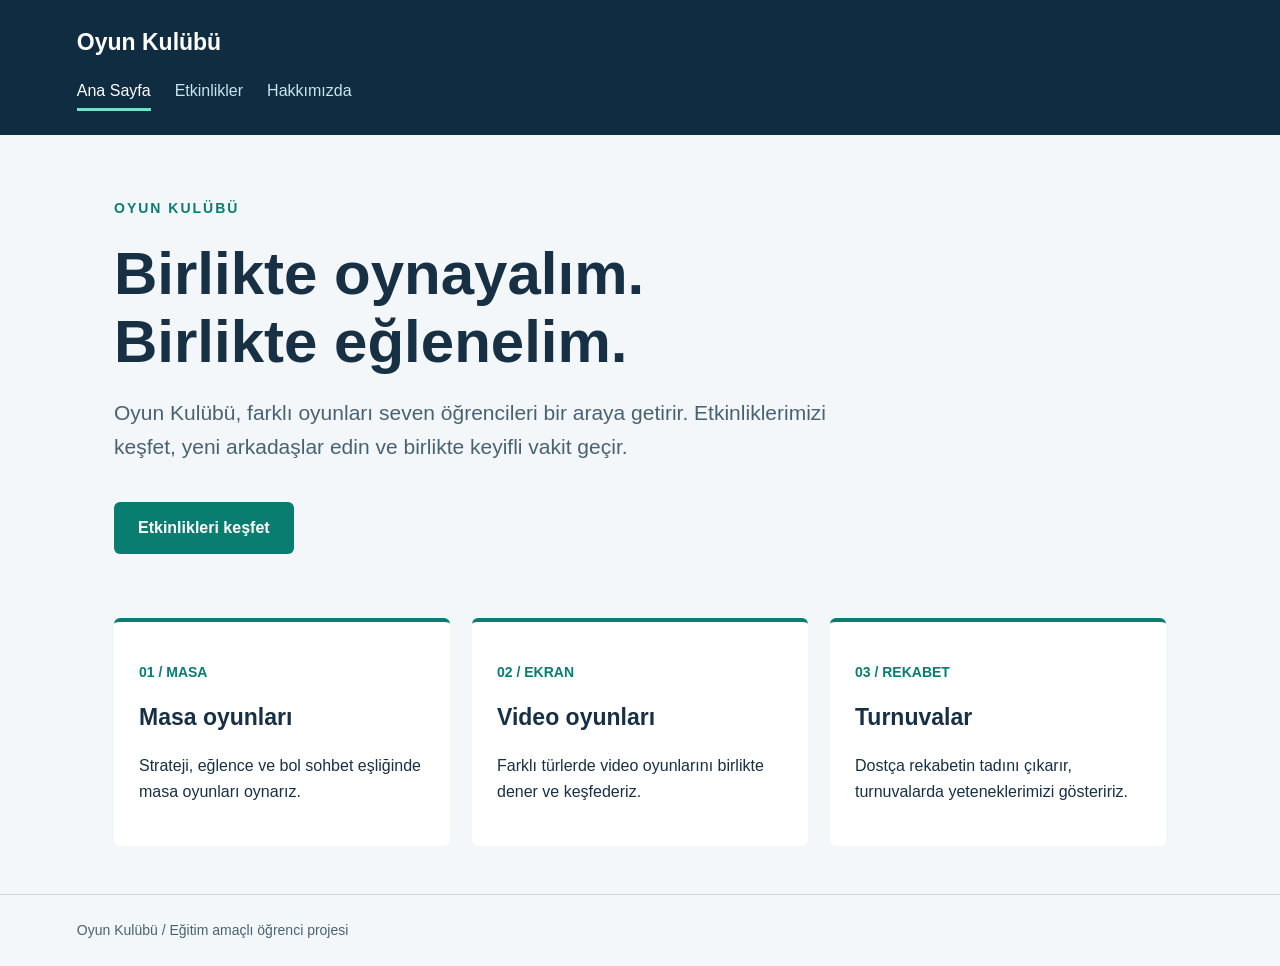
<file: index.html>
<!doctype html>
<html lang="tr">
<head>
  <meta charset="UTF-8">
  <meta name="viewport" content="width=device-width, initial-scale=1.0">
  <title>Oyun Kulübü</title>
  <link rel="stylesheet" href="style.css">
</head>
<body>
<header><div class="brand">Oyun Kulübü</div><nav aria-label="Ana menü"><a href="index.html" aria-current="page">Ana Sayfa</a>
<a href="etkinlikler.html">Etkinlikler</a>
<a href="hakkimizda.html">Hakkımızda</a></nav></header>
<main><p class="eyebrow">OYUN KULÜBÜ</p>
<h1>Birlikte oynayalım.<br>Birlikte eğlenelim.</h1>
<p class="intro">Oyun Kulübü, farklı oyunları seven öğrencileri bir araya getirir. Etkinliklerimizi keşfet, yeni arkadaşlar edin ve birlikte keyifli vakit geçir.</p>
<a class="button" href="etkinlikler.html">Etkinlikleri keşfet</a>
<section class="grid" aria-label="Kulüp çalışma alanları">
<article><p class="meta">01 / MASA</p><h2>Masa oyunları</h2><p>Strateji, eğlence ve bol sohbet eşliğinde masa oyunları oynarız.</p></article>
<article><p class="meta">02 / EKRAN</p><h2>Video oyunları</h2><p>Farklı türlerde video oyunlarını birlikte dener ve keşfederiz.</p></article>
<article><p class="meta">03 / REKABET</p><h2>Turnuvalar</h2><p>Dostça rekabetin tadını çıkarır, turnuvalarda yeteneklerimizi gösteririz.</p></article>
</section></main>
<footer>Oyun Kulübü / Eğitim amaçlı öğrenci projesi</footer>
</body>
</html>
</file>
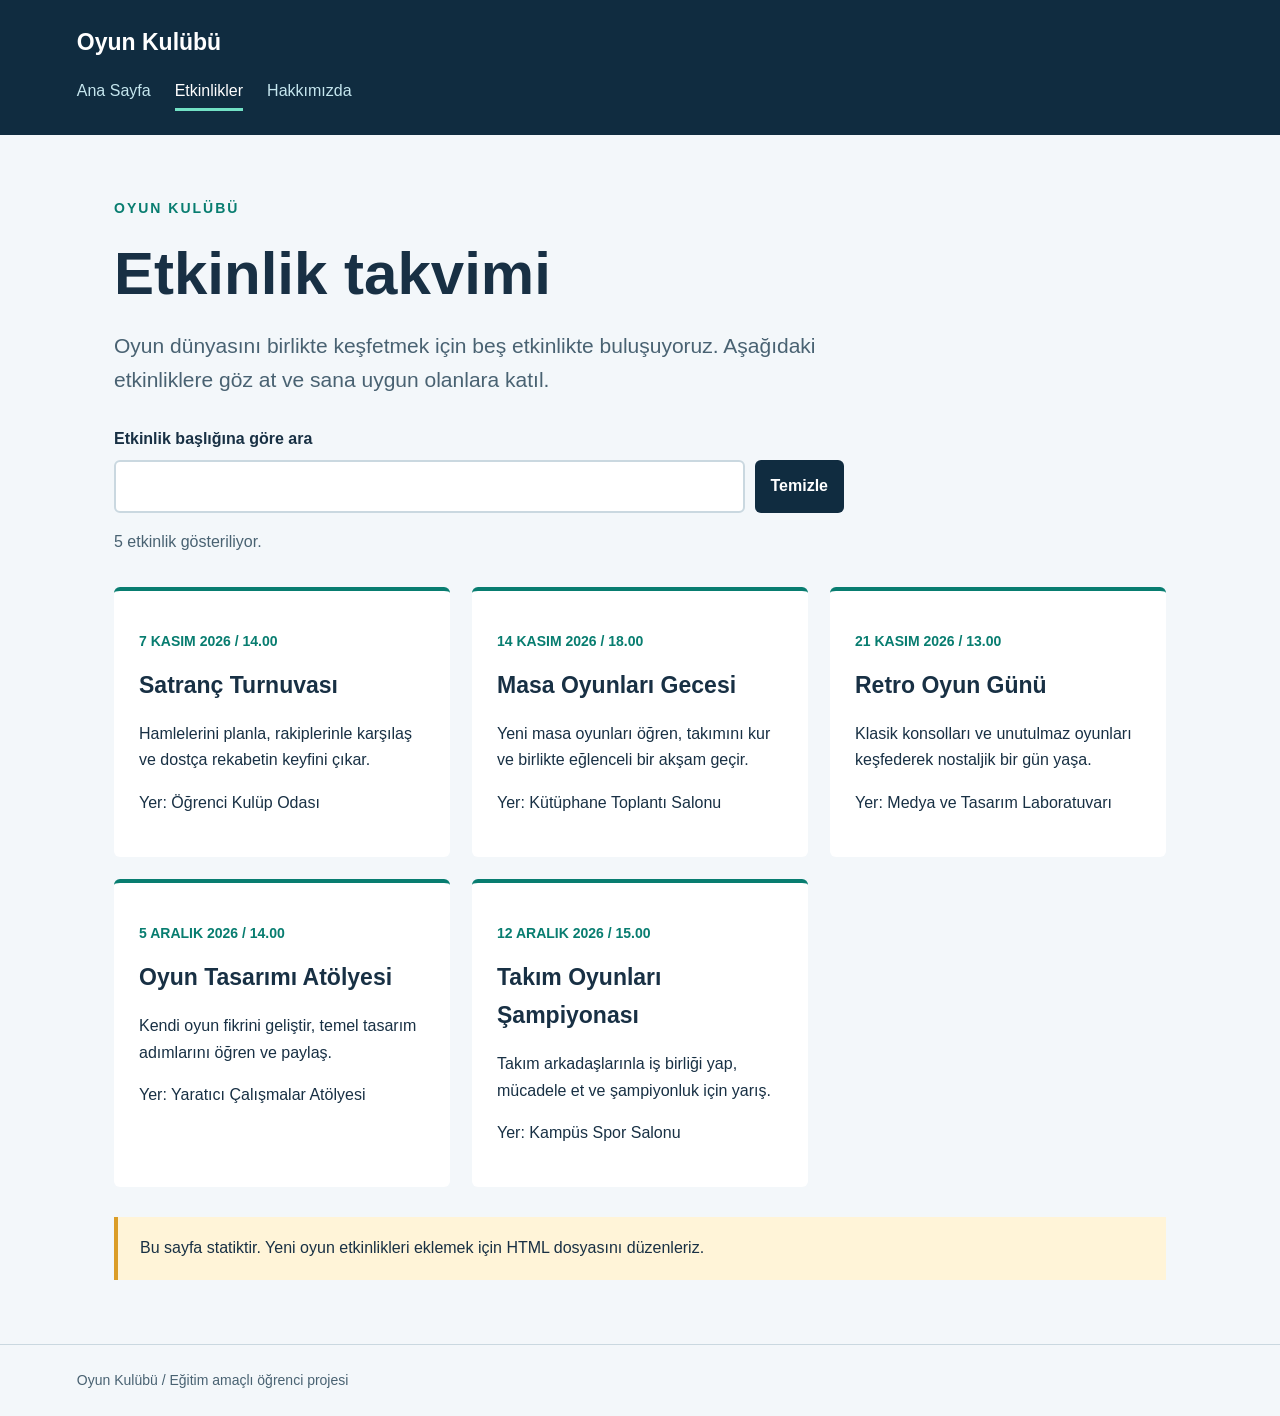
<file: etkinlikler.html>
<!doctype html>
<html lang="tr">
<head>
  <meta charset="UTF-8">
  <meta name="viewport" content="width=device-width, initial-scale=1.0">
  <title>Oyun Kulübü</title>
  <link rel="stylesheet" href="style.css">
  <script src="script.js" defer></script>
</head>
<body>
<header><div class="brand">Oyun Kulübü</div><nav aria-label="Ana menü"><a href="index.html">Ana Sayfa</a>
<a href="etkinlikler.html" aria-current="page">Etkinlikler</a>
<a href="hakkimizda.html">Hakkımızda</a></nav></header>
<main><p class="eyebrow">OYUN KULÜBÜ</p><h1>Etkinlik takvimi</h1>
<p class="intro">Oyun dünyasını birlikte keşfetmek için beş etkinlikte buluşuyoruz. Aşağıdaki etkinliklere göz at ve sana uygun olanlara katıl.</p>
<div class="search-controls">
<label for="event-search">Etkinlik başlığına göre ara</label>
<div class="search-actions"><input id="event-search" type="search" autocomplete="off"><button id="clear-search" type="button">Temizle</button></div>
</div>
<p id="result-count" role="status" aria-live="polite"></p>
<p id="empty-message" hidden>Aramanıza uygun etkinlik bulunamadı.</p>
<section class="grid" aria-label="Örnek etkinlikler">
<article><p class="meta">7 KASIM 2026 / 14.00</p><h2>Satranç Turnuvası</h2><p>Hamlelerini planla, rakiplerinle karşılaş ve dostça rekabetin keyfini çıkar.</p><p>Yer: Öğrenci Kulüp Odası</p></article>
<article><p class="meta">14 KASIM 2026 / 18.00</p><h2>Masa Oyunları Gecesi</h2><p>Yeni masa oyunları öğren, takımını kur ve birlikte eğlenceli bir akşam geçir.</p><p>Yer: Kütüphane Toplantı Salonu</p></article>
<article><p class="meta">21 KASIM 2026 / 13.00</p><h2>Retro Oyun Günü</h2><p>Klasik konsolları ve unutulmaz oyunları keşfederek nostaljik bir gün yaşa.</p><p>Yer: Medya ve Tasarım Laboratuvarı</p></article>
<article><p class="meta">5 ARALIK 2026 / 14.00</p><h2>Oyun Tasarımı Atölyesi</h2><p>Kendi oyun fikrini geliştir, temel tasarım adımlarını öğren ve paylaş.</p><p>Yer: Yaratıcı Çalışmalar Atölyesi</p></article>
<article><p class="meta">12 ARALIK 2026 / 15.00</p><h2>Takım Oyunları Şampiyonası</h2><p>Takım arkadaşlarınla iş birliği yap, mücadele et ve şampiyonluk için yarış.</p><p>Yer: Kampüs Spor Salonu</p></article>
</section><p class="note">Bu sayfa statiktir. Yeni oyun etkinlikleri eklemek için HTML dosyasını düzenleriz.</p></main>
<footer>Oyun Kulübü / Eğitim amaçlı öğrenci projesi</footer>
</body>
</html>
</file>
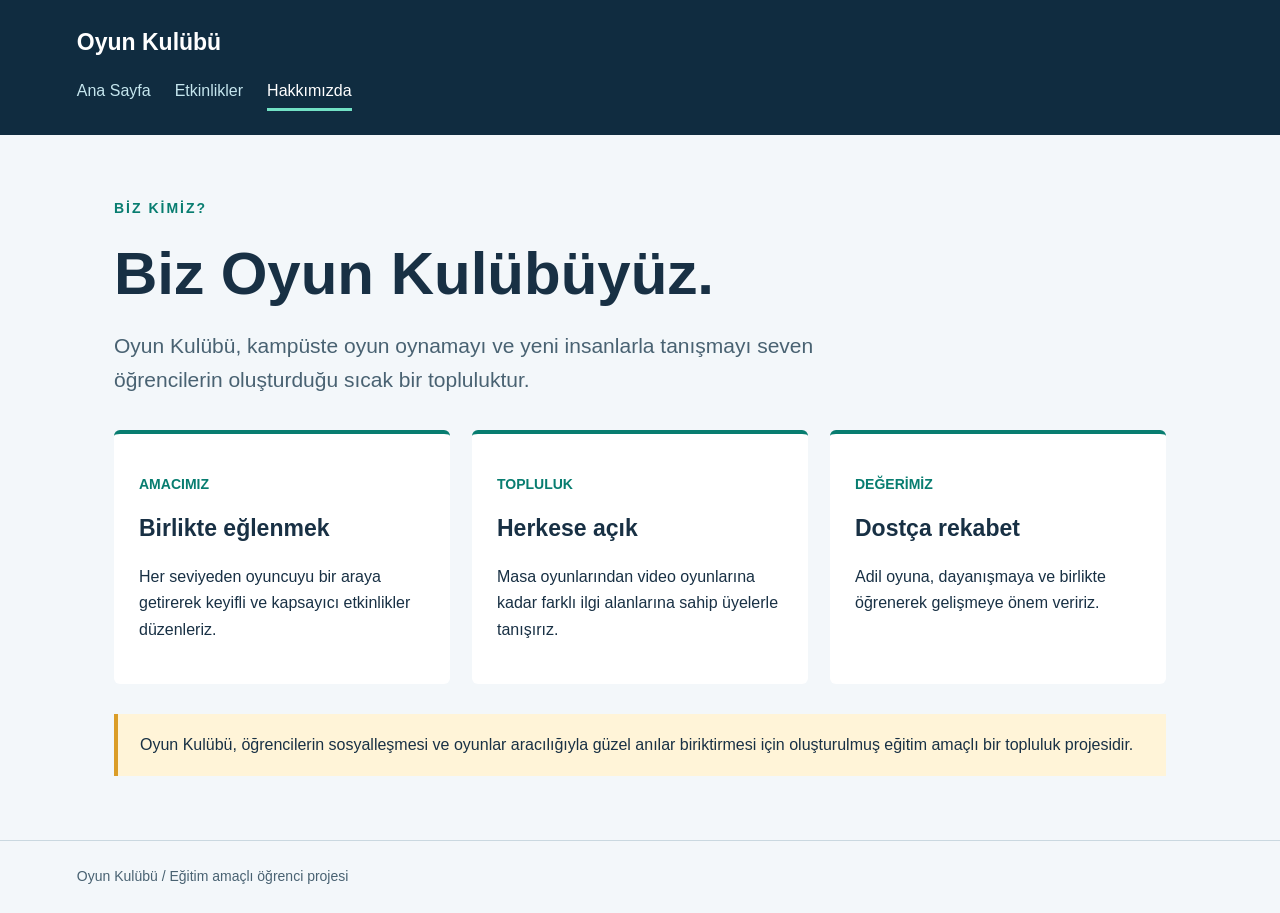
<file: hakkimizda.html>
<!doctype html>
<html lang="tr">
<head>
  <meta charset="UTF-8">
  <meta name="viewport" content="width=device-width, initial-scale=1.0">
  <title>Oyun Kulübü</title>
  <link rel="stylesheet" href="style.css">
</head>
<body>
<header><div class="brand">Oyun Kulübü</div><nav aria-label="Ana menü"><a href="index.html">Ana Sayfa</a>
<a href="etkinlikler.html">Etkinlikler</a>
<a href="hakkimizda.html" aria-current="page">Hakkımızda</a></nav></header>
<main><p class="eyebrow">BİZ KİMİZ?</p><h1>Biz Oyun Kulübüyüz.</h1>
<p class="intro">Oyun Kulübü, kampüste oyun oynamayı ve yeni insanlarla tanışmayı seven öğrencilerin oluşturduğu sıcak bir topluluktur.</p>
<section class="grid" aria-label="Kulüp bilgileri">
<article><p class="meta">AMACIMIZ</p><h2>Birlikte eğlenmek</h2><p>Her seviyeden oyuncuyu bir araya getirerek keyifli ve kapsayıcı etkinlikler düzenleriz.</p></article>
<article><p class="meta">TOPLULUK</p><h2>Herkese açık</h2><p>Masa oyunlarından video oyunlarına kadar farklı ilgi alanlarına sahip üyelerle tanışırız.</p></article>
<article><p class="meta">DEĞERİMİZ</p><h2>Dostça rekabet</h2><p>Adil oyuna, dayanışmaya ve birlikte öğrenerek gelişmeye önem veririz.</p></article>
</section><p class="note">Oyun Kulübü, öğrencilerin sosyalleşmesi ve oyunlar aracılığıyla güzel anılar biriktirmesi için oluşturulmuş eğitim amaçlı bir topluluk projesidir.</p></main>
<footer>Oyun Kulübü / Eğitim amaçlı öğrenci projesi</footer>
</body>
</html>
</file>
<file: style.css>
/* Ortak görünüm: Üç HTML dosyası bu dosyayı kullanır. */
* { box-sizing: border-box; }
body { margin: 0; font-family: Arial, sans-serif; color: #183044; background: #f3f7fa; line-height: 1.65; }
header { background: #102c40; color: white; padding: 24px max(6vw, 20px); }
.brand { font-weight: bold; font-size: 23px; }
nav { display: flex; flex-wrap: wrap; gap: 24px; margin-top: 12px; }
nav a { color: #c5e6ee; text-decoration: none; padding: 4px 0; }
nav a[aria-current="page"] { color: white; border-bottom: 3px solid #72e1c5; }
a { color: #086767; }
a:focus-visible { outline: 3px solid #e1a82b; outline-offset: 5px; }
main { max-width: 1100px; margin: 0 auto; padding: 48px 24px; min-height: 65vh; }
.eyebrow { color: #087d70; font-weight: bold; letter-spacing: 2px; font-size: 14px; }
h1 { font-size: clamp(34px, 5vw, 60px); line-height: 1.12; max-width: 850px; margin: 20px 0; }
.intro { font-size: 21px; max-width: 730px; color: #496272; }
.button { display: inline-block; margin: 16px 0 32px; padding: 13px 24px; background: #087d70; color: white; border-radius: 6px; text-decoration: none; font-weight: bold; }
.search-controls { max-width: 730px; margin-top: 28px; }
.search-controls label { display: block; margin-bottom: 8px; font-weight: bold; }
.search-actions { display: grid; grid-template-columns: minmax(0, 1fr) auto; gap: 10px; }
.search-actions input { min-width: 0; padding: 11px 13px; border: 2px solid #cad8e0; border-radius: 6px; color: #183044; font: inherit; }
.search-actions button { padding: 11px 16px; border: 0; border-radius: 6px; background: #102c40; color: white; font: inherit; font-weight: bold; cursor: pointer; }
.search-actions input:focus-visible, .search-actions button:focus-visible { outline: 3px solid #e1a82b; outline-offset: 3px; }
#result-count { color: #496272; }
#empty-message { padding: 18px 22px; border-left: 4px solid #db9d27; background: #fff4d8; }
.grid { display: grid; grid-template-columns: repeat(3, 1fr); gap: 22px; margin-top: 32px; }
article { background: white; border-top: 4px solid #087d70; padding: 25px; border-radius: 6px; }
article h2 { margin: 10px 0; font-size: 23px; }
.meta { font-size: 14px; color: #087d70; font-weight: bold; }
.note { padding: 18px 22px; border-left: 4px solid #db9d27; background: #fff4d8; margin-top: 30px; }
footer { border-top: 1px solid #cad8e0; padding: 24px 6vw; color: #496272; font-size: 14px; }
@media (max-width: 700px) { .grid { grid-template-columns: 1fr; } main { padding-top: 28px; } }
@media (max-width: 480px) { .search-actions { grid-template-columns: 1fr; } .search-actions button { width: 100%; } }
</file>
